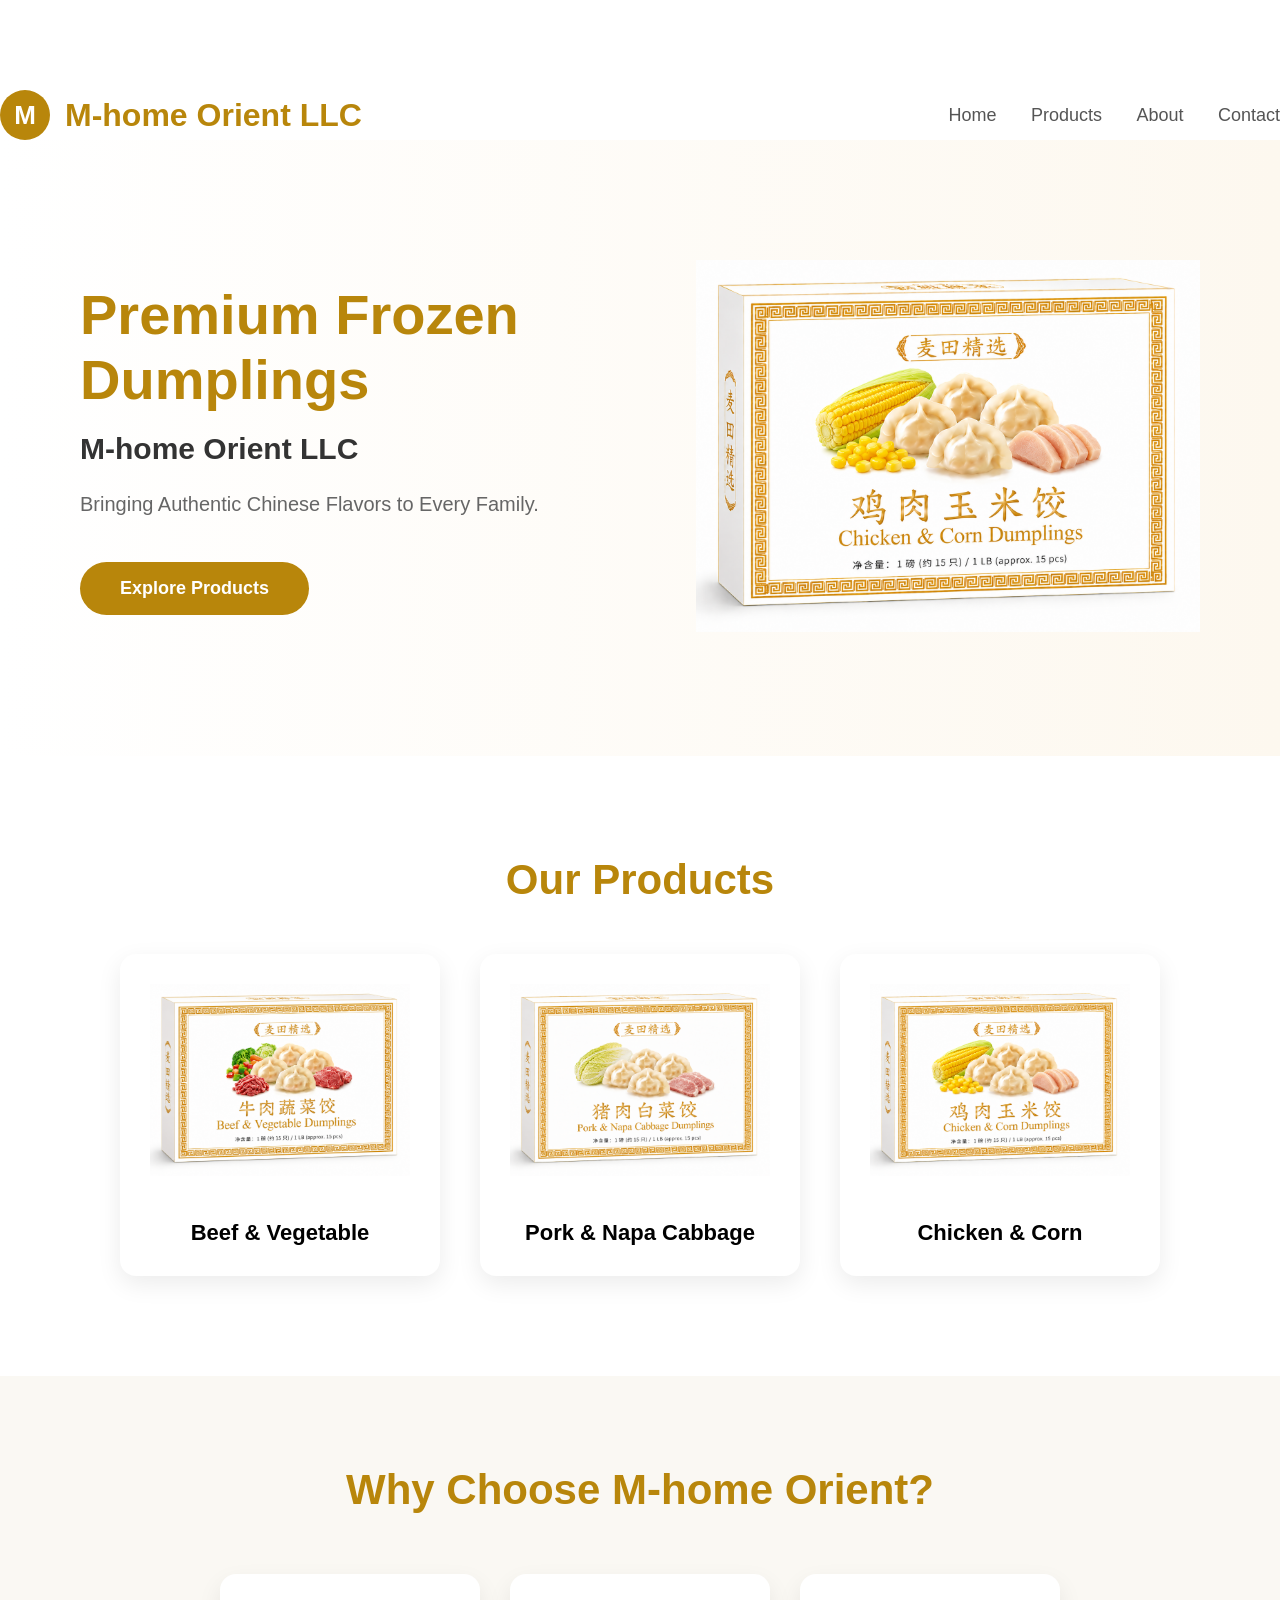
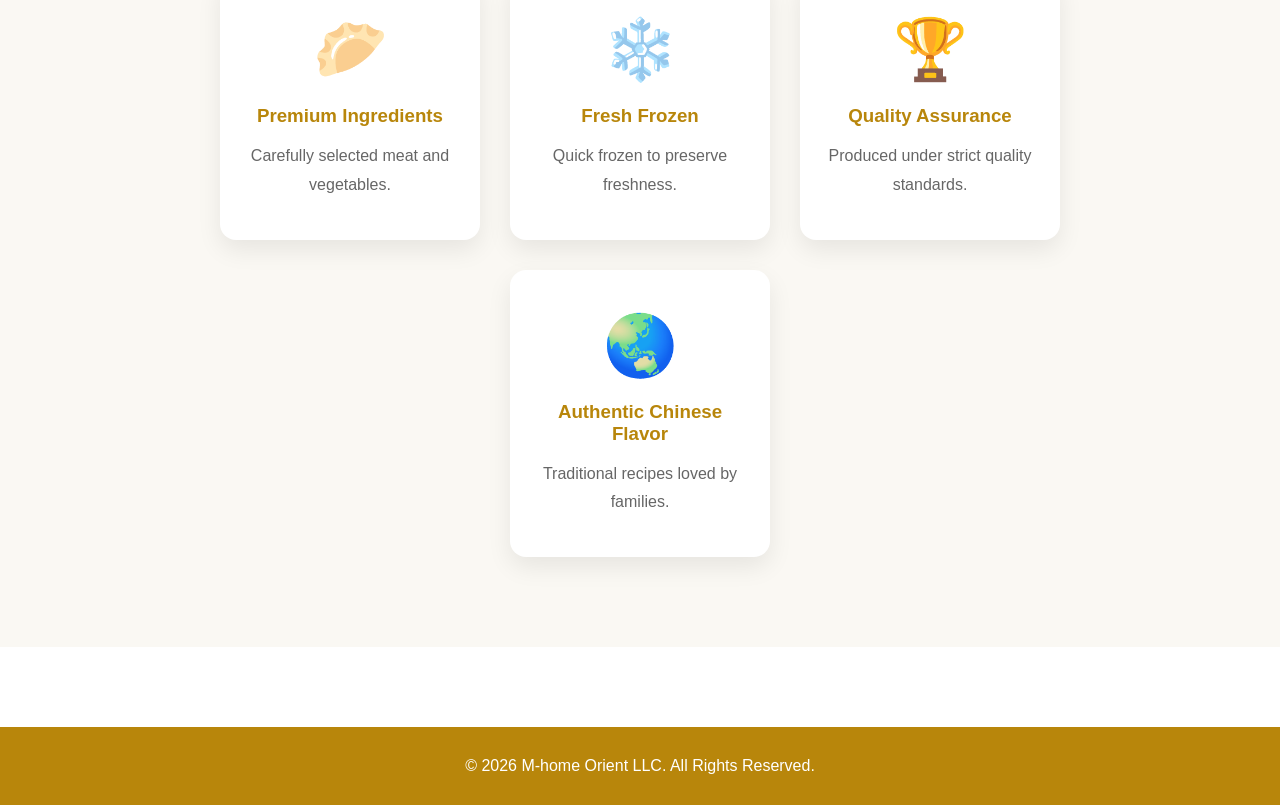
<file: index.html>
<!DOCTYPE html>
<html lang="en">

<head>

	<meta charset="UTF-8">

	<meta name="viewport" content="width=device-width, initial-scale=1.0">

	<title>M-home Orient LLC</title>

	<link rel="stylesheet" href="assets/css/style.css">

</head>

<body>

	<header>

		<div class="logo">

    <span class="logo-icon">M</span>

    M-home Orient LLC

</div>

		<nav>

			<a href="#">Home</a>

			<a href="products.html">Products</a>

			<a href="#">About</a>

			<a href="contact.html">Contact</a>

		</nav>

	</header>
<section class="hero">

    <div class="hero-text">

        <h1>Premium Frozen Dumplings</h1>

        <h2>M-home Orient LLC</h2>

        <p>
            Bringing Authentic Chinese Flavors to Every Family.
        </p>

        <a href="#" class="btn">Explore Products</a>

    </div>

    <div class="hero-image">

        <img src="assets/images/chicken-box.png" alt="Chicken Dumplings">

    </div>

</section>
<section class="products">

    <h2>Our Products</h2>

    <div class="product-list">

        <div class="product-card">
            <img src="assets/images/beef-box.png">
            <h3>Beef & Vegetable</h3>
        </div>

        <div class="product-card">
            <img src="assets/images/pork-box.png">
            <h3>Pork & Napa Cabbage</h3>
        </div>

        <div class="product-card">
            <img src="assets/images/chicken-box.png">
            <h3>Chicken & Corn</h3>
        </div>

    </div>

</section>
<section class="why-us">

    <h2>Why Choose M-home Orient?</h2>

    <div class="features">

        <div class="feature">
            <div class="icon">🥟</div>
            <h3>Premium Ingredients</h3>
            <p>Carefully selected meat and vegetables.</p>
        </div>

        <div class="feature">
            <div class="icon">❄️</div>
            <h3>Fresh Frozen</h3>
            <p>Quick frozen to preserve freshness.</p>
        </div>

        <div class="feature">
            <div class="icon">🏆</div>
            <h3>Quality Assurance</h3>
            <p>Produced under strict quality standards.</p>
        </div>

        <div class="feature">
            <div class="icon">🌏</div>
            <h3>Authentic Chinese Flavor</h3>
            <p>Traditional recipes loved by families.</p>
        </div>

    </div>

</section>
<footer>

    <p>© 2026 M-home Orient LLC. All Rights Reserved.</p>

</footer>
</body>

</html>
</file>
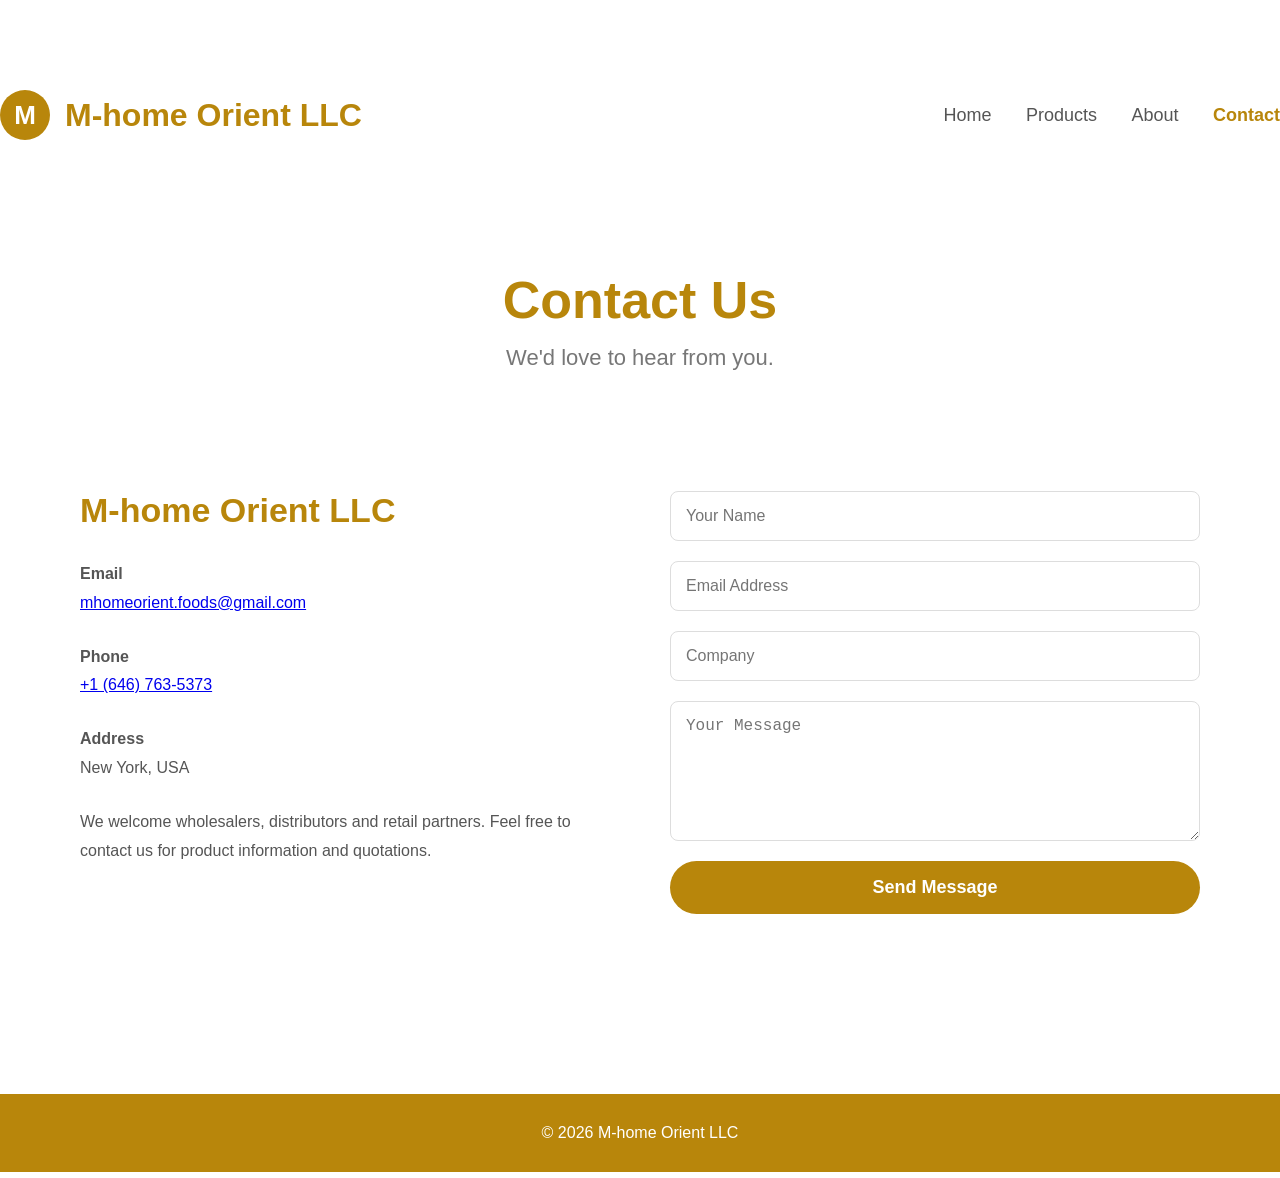
<file: contact.html>
<!DOCTYPE html>
<html lang="en">

<head>

    <meta charset="UTF-8">

    <meta name="viewport" content="width=device-width, initial-scale=1.0">

    <title>Contact | M-home Orient LLC</title>

    <link rel="stylesheet" href="assets/css/style.css">

</head>

<body>

<header>

    <div class="logo">
        <span class="logo-icon">M</span>
        M-home Orient LLC
    </div>

    <nav>

        <a href="index.html">Home</a>

        <a href="products.html">Products</a>

        <a href="about.html">About</a>

        <a href="contact.html" class="active">Contact</a>

    </nav>

</header>

<section class="page-title">

    <h1>Contact Us</h1>

    <p>We'd love to hear from you.</p>

</section>

<section class="contact-container">

    <div class="contact-info">

        <h2>M-home Orient LLC</h2>

        <p>
<strong>Email</strong><br>

<a href="mailto:mhomeorient.foods@gmail.com">
mhomeorient.foods@gmail.com
</a>

</p>

        <p>

<strong>Phone</strong><br>

<a href="tel:+16467635373">
+1 (646) 763-5373
</a>

</p>

        <p><strong>Address</strong><br>
        New York, USA</p>

        <p>
        We welcome wholesalers, distributors and retail partners.
        Feel free to contact us for product information and quotations.
        </p>

    </div>

    <div class="contact-form">

        <form>

            <input type="text" placeholder="Your Name">

            <input type="email" placeholder="Email Address">

            <input type="text" placeholder="Company">

            <textarea rows="6" placeholder="Your Message"></textarea>

            <button class="btn">Send Message</button>

        </form>

    </div>

</section>

<footer>

<p>

© 2026 M-home Orient LLC

</p>

</footer>

</body>

</html>
</file>
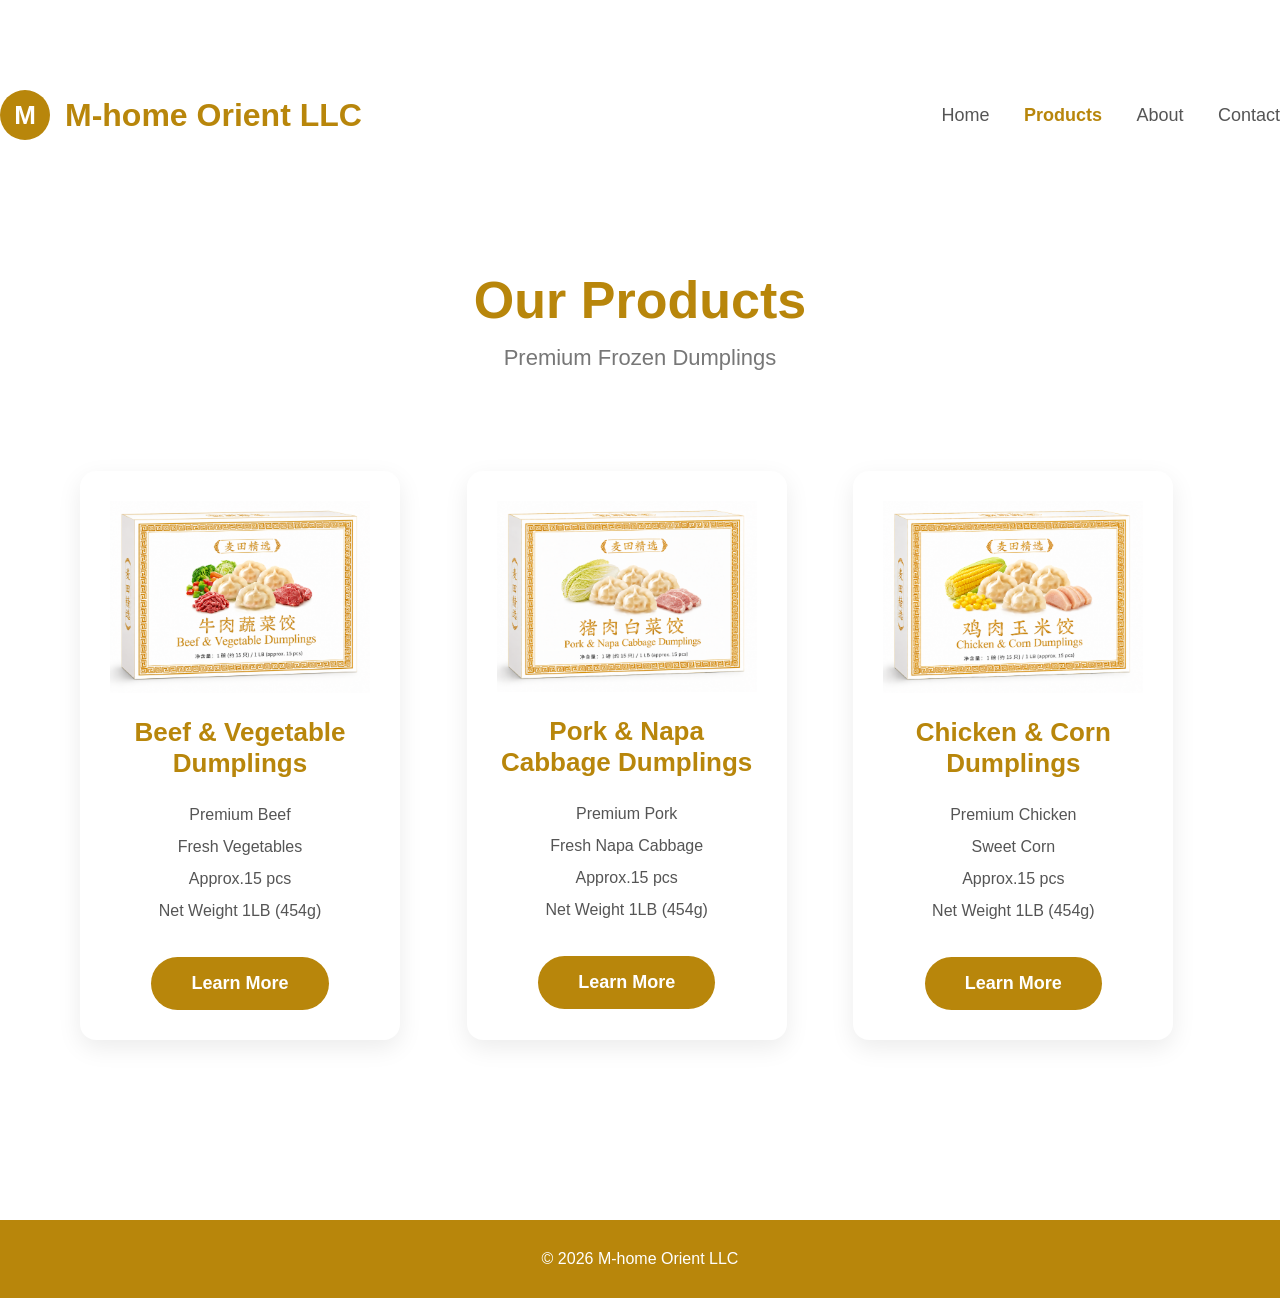
<file: products.html>
<!DOCTYPE html>
<html lang="en">

<head>

<meta charset="UTF-8">

<meta name="viewport" content="width=device-width, initial-scale=1.0">

<title>Products | M-home Orient LLC</title>

<link rel="stylesheet" href="assets/css/style.css">

</head>

<body>

<header>

    <div class="logo">
        <span class="logo-icon">M</span>
        M-home Orient LLC
    </div>

    <nav>

        <a href="index.html">Home</a>

        <a href="products.html" class="active">Products</a>

        <a href="about.html">About</a>

        <a href="contact.html">Contact</a>

    </nav>

</header>


<section class="page-title">

    <h1>Our Products</h1>

    <p>Premium Frozen Dumplings</p>

</section>



<section class="products-page">


    <div class="product-card">

        <img src="assets/images/beef-box.png" alt="Beef Dumplings">

        <h2>Beef & Vegetable Dumplings</h2>

        <p>

            Premium Beef<br>

            Fresh Vegetables<br>

            Approx.15 pcs<br>

            Net Weight 1LB (454g)

        </p>

        <a href="product/beef.html" class="btn">Learn More</a>

    </div>



    <div class="product-card">

        <img src="assets/images/pork-box.png" alt="Pork Dumplings">

        <h2>Pork & Napa Cabbage Dumplings</h2>

        <p>

            Premium Pork<br>

            Fresh Napa Cabbage<br>

            Approx.15 pcs<br>

            Net Weight 1LB (454g)

        </p>

        <a href="product/pork.html" class="btn">Learn More</a>

    </div>



    <div class="product-card">

        <img src="assets/images/chicken-box.png" alt="Chicken Dumplings">

        <h2>Chicken & Corn Dumplings</h2>

        <p>

            Premium Chicken<br>

            Sweet Corn<br>

            Approx.15 pcs<br>

            Net Weight 1LB (454g)

        </p>

        <a href="product/chicken.html" class="btn">Learn More</a>

    </div>

</section>



<footer>

<p>

© 2026 M-home Orient LLC

</p>

</footer>

</body>

</html>
</file>
<file: assets/css/style.css>
*{
    margin:0;
    padding:0;
    box-sizing:border-box;
}

body{

    font-family:Arial,sans-serif;

    background:#ffffff;

    padding-top:90px;

}

header{

    display:flex;

    justify-content:space-between;

    align-items:center;

    flex-wrap:wrap;

}

.logo{

    font-size:32px;

    font-weight:bold;

    color:#b8860b;

}

nav a{

    text-decoration:none;

    margin-left:30px;

    color:#555;

    font-size:18px;

}

nav a:hover{

    color:#b8860b;

}
/* Hero */

.hero{

    display:flex;

    justify-content:space-between;

    align-items:center;

    padding:120px 80px;

    background:linear-gradient(to right,#fff,#fdf8ef);

}

.hero-text{

    width:50%;

}

.hero-text h1{

    font-size:56px;

    color:#B8860B;

    margin-bottom:20px;

}

.hero-text h2{

    font-size:30px;

    color:#333;

    margin-bottom:20px;

}

.hero-text p{

    font-size:20px;

    color:#666;

    line-height:1.8;

    margin-bottom:40px;

}

.btn{

    display:inline-block;

    background:#B8860B;

    color:white;

    padding:16px 40px;

    border-radius:40px;

    text-decoration:none;

    font-size:18px;

    font-weight:bold;

    transition:.3s;

}

.btn:hover{

    transform:translateY(-3px);

    box-shadow:0 10px 25px rgba(184,134,11,.4);

}

.hero-image{

    width:45%;

}

.hero-image img{

    width:100%;

    animation:float 4s ease-in-out infinite;

}
.products{

    padding:100px 80px;

    text-align:center;

}

.products h2{

    font-size:42px;

    color:#B8860B;

    margin-bottom:50px;

}

.product-list{

    display:flex;

    justify-content:center;

    gap:40px;

}

.product-card{

    width:320px;

    background:white;

    border-radius:15px;

    box-shadow:0 5px 20px rgba(0,0,0,.08);

    padding:20px;

    transition:.3s;

}

.product-card:hover{

    transform:translateY(-8px);

}

.product-card img{

    width:100%;

}

.product-card h3{

    margin-top:20px;

    font-size:22px;

}
.logo{

    display:flex;

    align-items:center;

    font-size:32px;

    font-weight:bold;

    color:#B8860B;

}

.logo-icon{

    width:50px;

    height:50px;

    background:#B8860B;

    color:white;

    border-radius:50%;

    display:flex;

    align-items:center;

    justify-content:center;

    margin-right:15px;

    font-size:26px;

}
@keyframes float{

    0%{

        transform:translateY(0);

    }

    50%{

        transform:translateY(-12px);

    }

    100%{

        transform:translateY(0);

    }

}
/* Why Choose Us */

.why-us{

    padding:90px 80px;

    background:#faf8f3;

    text-align:center;

}

.why-us h2{

    font-size:42px;

    color:#B8860B;

    margin-bottom:60px;

}

.features{

    display:flex;

    justify-content:center;

    gap:30px;

    flex-wrap:wrap;

}

.feature{

    width:260px;

    background:white;

    padding:40px 25px;

    border-radius:16px;

    box-shadow:0 10px 25px rgba(0,0,0,.08);

    transition:.3s;

}

.feature:hover{

    transform:translateY(-10px);

}

.icon{

    font-size:60px;

    margin-bottom:20px;

}

.feature h3{

    color:#B8860B;

    margin-bottom:15px;

}

.feature p{

    color:#666;

    line-height:1.8;

}
footer{

    background:#B8860B;

    color:white;

    text-align:center;

    padding:30px;

    margin-top:80px;

}
/* Products Page */

.page-title{

    text-align:center;

    padding:130px 20px 60px;

}

.page-title h1{

    font-size:52px;

    color:#B8860B;

    margin-bottom:15px;

}

.page-title p{

    color:#777;

    font-size:22px;

}

.products-page{

    display:grid;

    grid-template-columns:repeat(3,1fr);

    gap:40px;

    padding:40px 80px 100px;

}

.product-card{

    background:white;

    border-radius:16px;

    box-shadow:0 8px 25px rgba(0,0,0,.08);

    padding:30px;

    text-align:center;

    transition:.3s;

}

.product-card:hover{

    transform:translateY(-10px);

}

.product-card img{

    width:100%;

    margin-bottom:20px;

}

.product-card h2{

    font-size:26px;

    color:#B8860B;

    margin-bottom:20px;

}

.product-card p{

    line-height:2;

    color:#555;

    margin-bottom:30px;

}

.active{

    color:#B8860B !important;

    font-weight:bold;

}
/* =========================
   Mobile Responsive
========================= */

@media (max-width:768px){

    header{

        flex-direction:column;

        padding:20px;

    }

    nav{

        margin-top:15px;

    }

    nav a{

        margin:10px;

        font-size:16px;

    }

    .hero{

        flex-direction:column;

        padding:40px 20px;

        text-align:center;

    }

    .hero-text{

        width:100%;

    }

    .hero-text h1{

        font-size:36px;

    }

    .hero-text h2{

        font-size:24px;

    }

    .hero-text p{

        font-size:18px;

    }

    .hero-image{

        width:90%;

        margin-top:30px;

    }

    .products{

        padding:50px 20px;

    }

    .product-list{

        flex-direction:column;

        align-items:center;

    }

    .product-card{

        width:100%;

        max-width:360px;

    }

    .features{

        flex-direction:column;

        align-items:center;

    }

    .feature{

        width:100%;

        max-width:360px;

    }

}
@media (max-width:768px){

    .products-page{

        grid-template-columns:1fr;

        padding:20px;

    }

}
/* Contact */

.contact-container{

    display:flex;

    justify-content:space-between;

    gap:60px;

    padding:60px 80px 100px;

}

.contact-info{

    flex:1;

}

.contact-info h2{

    color:#B8860B;

    margin-bottom:30px;

    font-size:34px;

}

.contact-info p{

    margin-bottom:25px;

    line-height:1.8;

    color:#555;

}

.contact-form{

    flex:1;

}

.contact-form form{

    display:flex;

    flex-direction:column;

}

.contact-form input,

.contact-form textarea{

    padding:15px;

    margin-bottom:20px;

    border:1px solid #ddd;

    border-radius:8px;

    font-size:16px;

}

.contact-form textarea{

    resize:vertical;

}

.contact-form button{

    border:none;

    cursor:pointer;

}
@media (max-width:768px){

.contact-container{

    flex-direction:column;

    padding:30px 20px;

}

}
</file>
